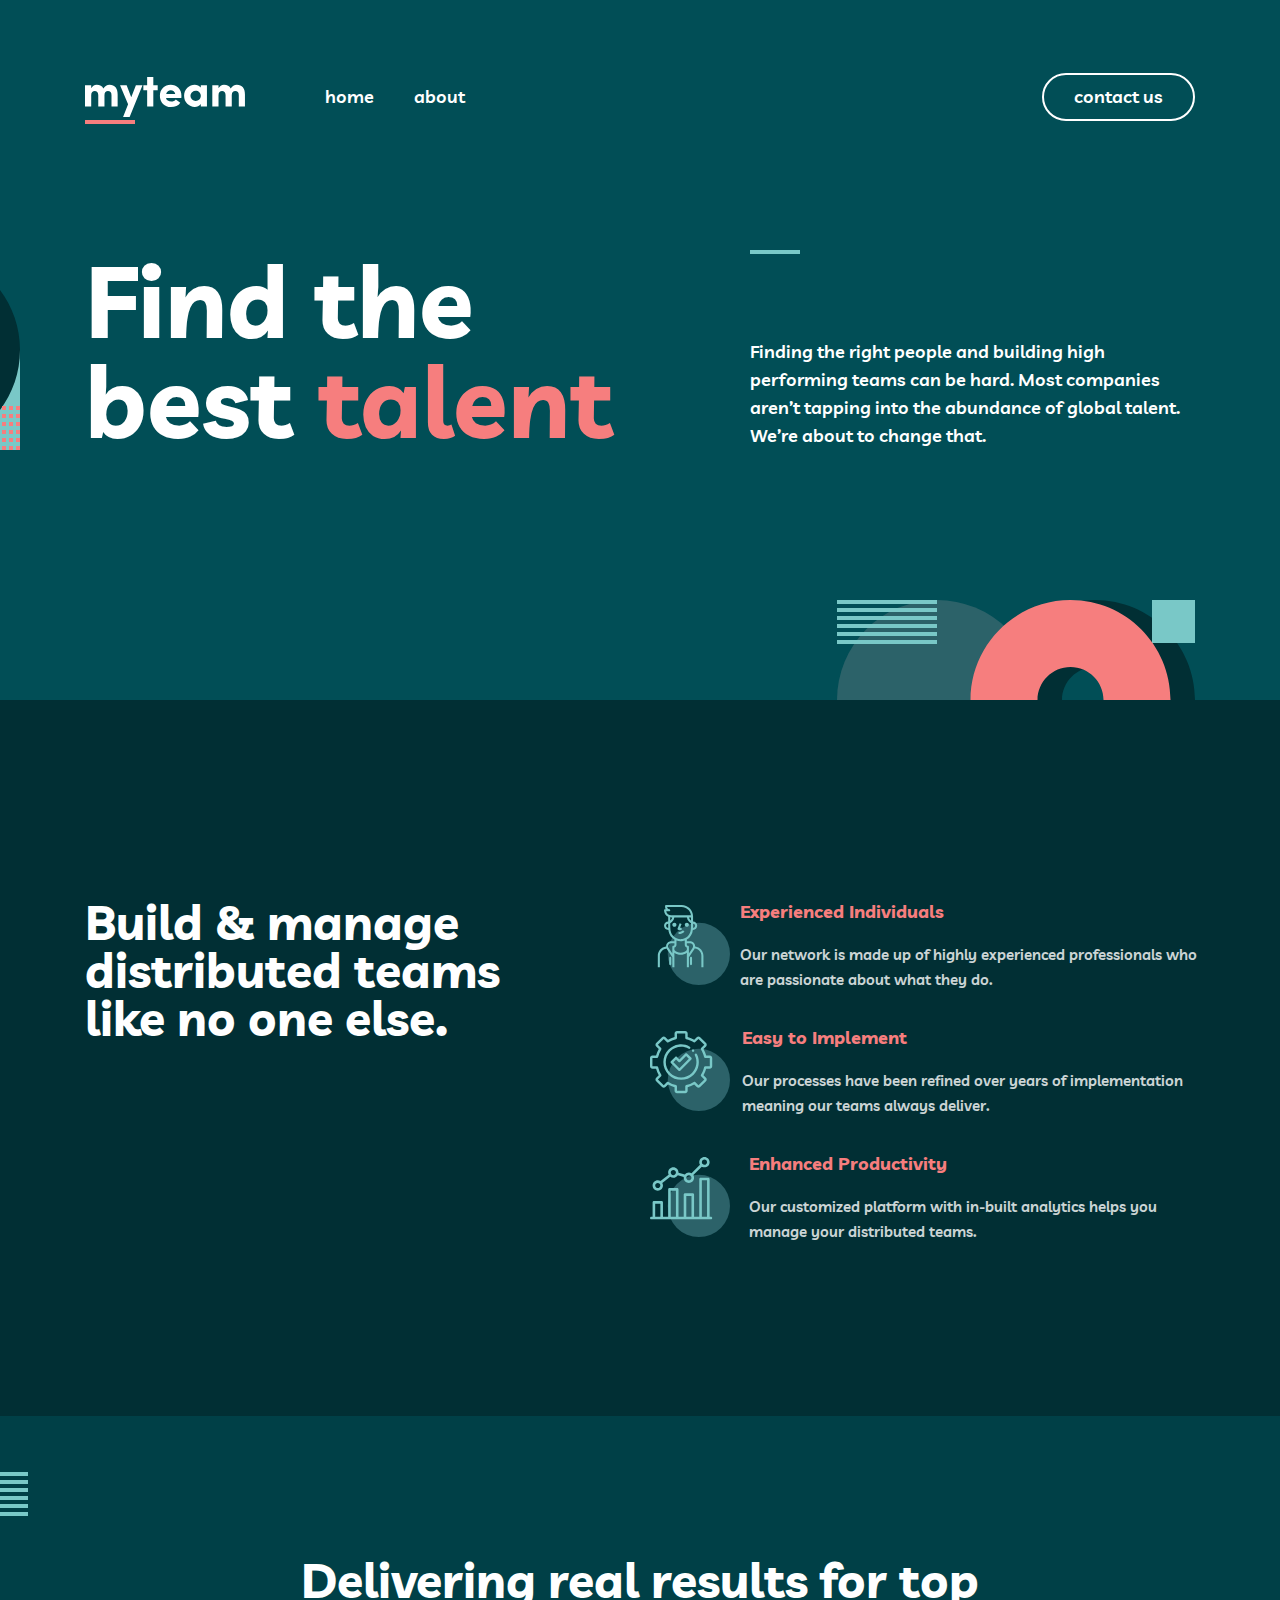
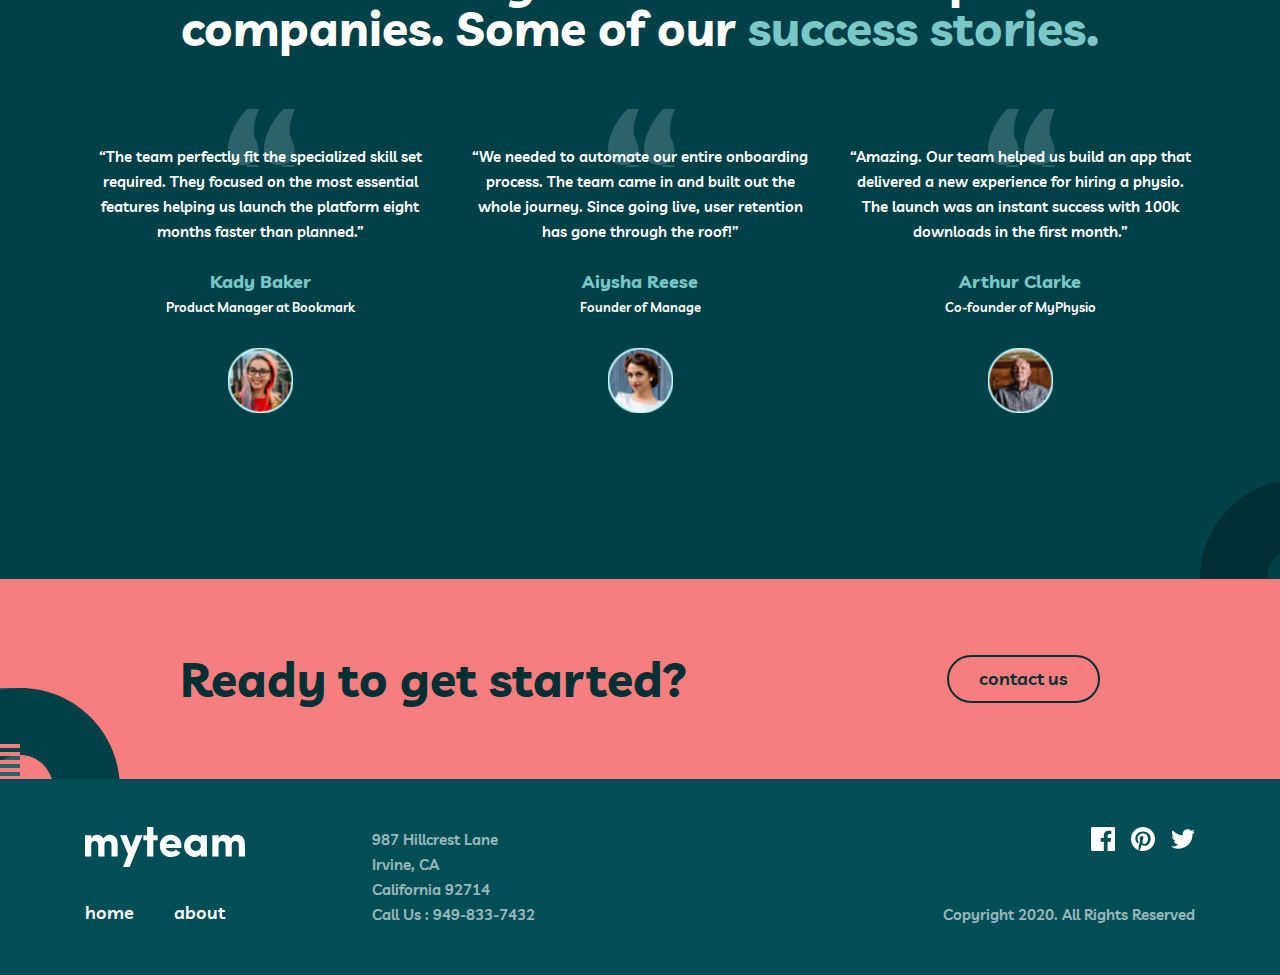
<file: index.html>
<!DOCTYPE html>
<html lang="en">
  <head>
    <meta charset="UTF-8" />
    <meta http-equiv="X-UA-Compatible" content="IE=edge" />
    <meta name="viewport" content="width=device-width, initial-scale=1.0" />
    <title>My team</title>
    <link rel="stylesheet" href="./css/normalize.css" />
    <link rel="stylesheet" href="./css/main.css" />
    <!-- <link rel="stylesheet" href="./css/main.min.css"> -->
  </head>
  <body>
    <!-- Site header start -->
    <header class="site-header">
      <div class="container">
        <div class="site-header__inner">
          <div class="site-header__logo-wrapper">
            <a class="logo" href="./index.html">
              <img
                class="logo__img"
                src="./images/myteam-logo.svg"
                alt="logo-img"
                width="160"
                height="40"
              />
            </a>
            <nav class="sitenav">
              <ul class="sitenav__list">
                <li class="sitenav__item">
                  <a class="sitenav__link" href="index.html">home</a>
                </li>
                <li class="sitenav__item">
                  <a class="sitenav__link" href="about.html">about</a>
                </li>
              </ul>
            </nav>
          </div>
          <a class="contact-link" href="#">contact us</a>
        </div>
      </div>
    </header>
    <!-- Site header finish -->

    <!-- Site main start -->

    <main class="site-main">
      <!-- Hero section start -->
      <section class="hero">
        <div class="container">
          <div class="hero__inner">
            <div class="hero__title-wrapper">
              <h1 class="hero__title">
                Find the <br />
                best <strong class="red-text">talent</strong>
              </h1>
            </div>
            <div class="hero__text-wrapper">
              <p class="hero__text">
                Finding the right people and building high performing teams can
                be hard. Most companies aren’t tapping into the abundance of
                global talent. We’re about to change that.
              </p>
            </div>
          </div>
        </div>
      </section>
      <!-- Hero section finish -->

      <section class="build">
        <div class="container">
          <div class="build-wrapper">
            <div class="build__info">
              <h2 class="build__title">
                Build & manage<br />distributed teams<br />like no one else.
              </h2>
            </div>
            <div class="build__rigth">
              <ul class="build__list">
                <li class="build__item">
                  <div class="text-box">
                    <h3 class="build__text">Experienced Individuals</h3>
                    <p class="build__description">
                      Our network is made up of highly experienced professionals
                      who are passionate about what they do.
                    </p>
                  </div>
                </li>
                <li class="build__item build__item--second">
                  <div class="text-box">
                    <h3 class="build__text">Easy to Implement</h3>
                    <p class="build__description">
                      Our processes have been refined over years of
                      implementation meaning our teams always deliver.
                    </p>
                  </div>
                </li>
                <li class="build__item build__item--third">
                  <div class="text-box">
                    <h3 class="build__text">Enhanced Productivity</h3>
                    <p class="build__description">
                      Our customized platform with in-built analytics helps you
                      manage your distributed teams.
                    </p>
                  </div>
                </li>
              </ul>
            </div>
          </div>
        </div>
      </section>

      <!-- stories section start -->
      <section class="stories">
        <div class="container">
          <h2 class="stories__title">
            Delivering real results for top companies. Some of our
            <span class="stories__blue">success stories.</span>
          </h2>
          <ul class="stories__list">
            <li class="stories__item">
              <q class="stories__desc"
                >The team perfectly fit the specialized skill set required. They
                focused on the most essential features helping us launch the
                platform eight months faster than planned.</q
              >
              <h3 class="stories__name">Kady Baker</h3>
              <span class="stories__work">Product Manager at Bookmark</span>
            </li>
            <li class="stories__item">
              <q class="stories__desc"
                >We needed to automate our entire onboarding process. The team
                came in and built out the whole journey. Since going live, user
                retention has gone through the roof!</q
              >
              <h3 class="stories__name">Aiysha Reese</h3>
              <span class="stories__work">Founder of Manage</span>
            </li>
            <li class="stories__item">
              <q class="stories__desc"
                >Amazing. Our team helped us build an app that delivered a new
                experience for hiring a physio. The launch was an instant
                success with 100k downloads in the first month.</q
              >
              <h3 class="stories__name">Arthur Clarke</h3>
              <span class="stories__work">Co-founder of MyPhysio</span>
            </li>
          </ul>
        </div>
      </section>
      <!-- stories section finish -->

      <!-- Start section begin -->
      <section class="start">
        <div class="container">
          <div class="start__inner">
            <h2 class="start__title">Ready to get started?</h2>
            <a class="contact-link start__link" href="#">contact us</a>
          </div>
        </div>
      </section>
      <!-- Start section end -->
    </main>

    <!-- Site main finish -->

    <!-- Site footer start -->

    <footer class="site-footer">
      <div class="container">
        <div class="site-footer__inner">
          <div class="site-footer__first">
            <a class="logo" href="./index.html">
              <img
                class="logo__img"
                src="./images/logo-footer.svg"
                alt="logo-img"
                width="160"
                height="40"
              />
            </a>
            <nav class="sitenav site-footer__nav">
              <ul class="sitenav__list">
                <li class="sitenav__item">
                  <a class="sitenav__link" href="#">home</a>
                </li>
                <li class="sitenav__item">
                  <a class="sitenav__link" href="#">about</a>
                </li>
              </ul>
            </nav>
          </div>
          <ul class="site-footer__list">
            <li class="site-footer__item">987 Hillcrest Lane</li>
            <li class="site-footer__item">Irvine, CA</li>
            <li class="site-footer__item">California 92714</li>
            <li class="site-footer__item">Call Us : 949-833-7432</li>
          </ul>
          <div class="site-footer__bootom">
            <ul class="site-footer__social-list">
              <li class="site-footer__social-item">
                <a class="site-footer__social-link" href="">
                  <svg
                    width="24"
                    height="24"
                    viewBox="0 0 24 24"
                    xmlns="http://www.w3.org/2000/svg"
                  >
                    <path
                      d="M22.675 0H1.325C0.593 0 0 0.593 0 1.325V22.676C0 23.407 0.593 24 1.325 24H12.82V14.706H9.692V11.084H12.82V8.413C12.82 5.313 14.713 3.625 17.479 3.625C18.804 3.625 19.942 3.724 20.274 3.768V7.008L18.356 7.009C16.852 7.009 16.561 7.724 16.561 8.772V11.085H20.148L19.681 14.707H16.561V24H22.677C23.407 24 24 23.407 24 22.675V1.325C24 0.593 23.407 0 22.675 0Z"
                      fill="currentColor"
                    />
                  </svg>
                </a>
              </li>
              <li class="site-footer__social-item">
                <a class="site-footer__social-link" href="">
                  <svg
                    width="24"
                    height="24"
                    viewBox="0 0 24 24"
                    xmlns="http://www.w3.org/2000/svg"
                  >
                    <path
                      d="M12 0C5.373 0 0 5.372 0 12C0 17.084 3.163 21.426 7.627 23.174C7.522 22.225 7.427 20.769 7.669 19.733C7.887 18.796 9.076 13.768 9.076 13.768C9.076 13.768 8.717 13.049 8.717 11.986C8.717 10.318 9.684 9.072 10.888 9.072C11.911 9.072 12.406 9.841 12.406 10.762C12.406 11.791 11.751 13.33 11.412 14.757C11.129 15.951 12.011 16.926 13.189 16.926C15.322 16.926 16.961 14.677 16.961 11.431C16.961 8.558 14.897 6.549 11.949 6.549C8.535 6.549 6.531 9.11 6.531 11.756C6.531 12.787 6.928 13.894 7.424 14.494C7.522 14.613 7.536 14.718 7.507 14.839L7.174 16.199C7.121 16.419 7 16.466 6.772 16.36C5.273 15.662 4.336 13.471 4.336 11.711C4.336 7.926 7.086 4.449 12.265 4.449C16.428 4.449 19.663 7.416 19.663 11.38C19.663 15.516 17.056 18.844 13.436 18.844C12.22 18.844 11.077 18.213 10.686 17.466L9.938 20.319C9.667 21.362 8.936 22.669 8.446 23.465C9.57 23.812 10.763 24 12 24C18.627 24 24 18.627 24 12C24 5.372 18.627 0 12 0Z"
                      fill="currentColor"
                    />
                  </svg>
                </a>
              </li>
              <li class="site-footer__social-item">
                <a class="site-footer__social-link" href="">
                  <svg
                    width="24"
                    height="20"
                    viewBox="0 0 24 20"
                    xmlns="http://www.w3.org/2000/svg"
                  >
                    <path
                      d="M24 2.55699C23.117 2.94899 22.168 3.21299 21.172 3.33199C22.189 2.72299 22.97 1.75799 23.337 0.607986C22.386 1.17199 21.332 1.58199 20.21 1.80299C19.313 0.845986 18.032 0.247986 16.616 0.247986C13.437 0.247986 11.101 3.21399 11.819 6.29299C7.728 6.08799 4.1 4.12799 1.671 1.14899C0.381 3.36199 1.002 6.25699 3.194 7.72299C2.388 7.69699 1.628 7.47599 0.965 7.10699C0.911 9.38799 2.546 11.522 4.914 11.997C4.221 12.185 3.462 12.229 2.69 12.081C3.316 14.037 5.134 15.46 7.29 15.5C5.22 17.123 2.612 17.848 0 17.54C2.179 18.937 4.768 19.752 7.548 19.752C16.69 19.752 21.855 12.031 21.543 5.10599C22.505 4.41099 23.34 3.54399 24 2.55699Z"
                      fill="currentColor"
                    />
                  </svg>
                </a>
              </li>
            </ul>
            <p class="site-footer__bottom-text">
              Copyright 2020. All Rights Reserved
            </p>
          </div>
        </div>
      </div>
    </footer>

    <!-- Site footer finish -->
  </body>
</html>
</file>
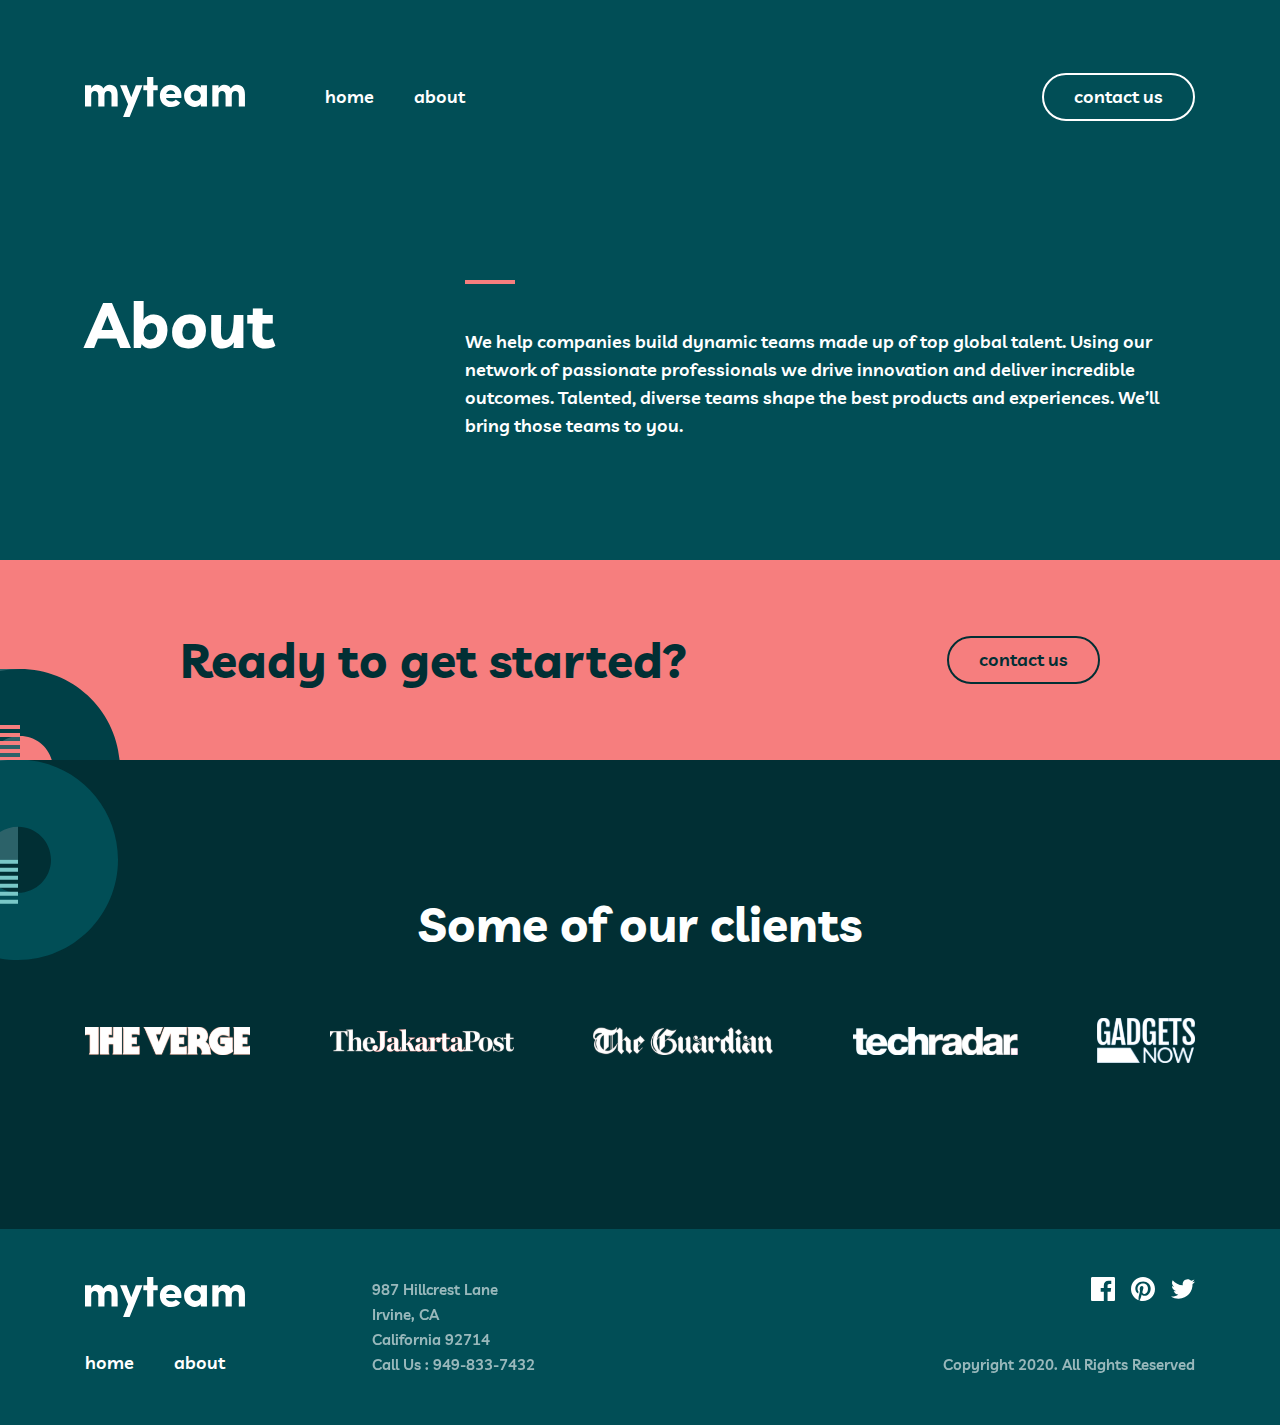
<file: about.html>
<!DOCTYPE html>
<html lang="en">
<head>
  <meta charset="UTF-8" />
  <meta http-equiv="X-UA-Compatible" content="IE=edge" />
  <meta name="viewport" content="width=device-width, initial-scale=1.0" />
  <title>My team</title>
  <link rel="stylesheet" href="./css/normalize.css" />
  <link rel="stylesheet" href="./css/main.css" />
  <!-- <link rel="stylesheet" href="./css/main.min.css"> -->
</head>
<body>
  <!-- Site header start -->
  <header class="site-header">
    <div class="container">
      <div class="site-header__inner">
        <div class="site-header__logo-wrapper">
          <a class="logo" href="./index.html">
            <img
            class="logo__img"
            src="./images/myteam-logo.svg"
            alt="logo-img"
            width="160"
            height="40"
            />
          </a>
          <nav class="sitenav">
            <ul class="sitenav__list">
              <li class="sitenav__item">
                <a class="sitenav__link" href="#">home</a>
              </li>
              <li class="sitenav__item">
                <a class="sitenav__link" href="#">about</a>
              </li>
            </ul>
          </nav>
        </div>
        <a class="contact-link" href="#">contact us</a>
      </div>
    </div>
  </header>
  <!-- Site header finish -->
  
  <!-- Site main start -->
  
  <main class="site-main">
    <!-- About section start -->
    <section class="about">
      <div class="container">
        <div class="about-wrapper">
          <h2 class="about__title">About</h2>
          <div class="about__info">
            <p class="about__text">
              We help companies build dynamic teams made up of top global
              talent. Using our<br />
              network of passionate professionals we drive innovation and
              deliver incredible<br />outcomes. Talented, diverse teams shape
              the best products and experiences. We’ll<br />bring those teams
              to you.
            </p>
          </div>
        </div>
      </div>
    </section>
    <!-- About section finish -->
    
    <!-- Start section begin -->
    <section class="start">
      <div class="container">
        <div class="start__inner">
          <h2 class="start__title">Ready to get started?</h2>
          <a class="contact-link start__link" href="#">contact us</a>
        </div>
      </div>
    </section>
    <!-- Start section end -->
    
    <!-- Clients section start -->
    <section class="clients">
      <div class="container">
        <h2 class="clients__title">Some of our clients</h2>
        <ul class="clients__list">
          <a
          class="clients__item"
          href="https://www.theverge.com/"
          target="_blank"
          >
          <img src="images/the-verge.svg" alt="THE VERGE" />
        </a>
        <a
        class="clients__item"
        href="https://www.thejakartapost.com/"
        target="_blank"
        >
        <img src="images/jakarta.svg" alt="JAKARTA" />
      </a>
      <a
      class="clients__item"
      href="https://www.theguardian.com/"
      target="_blank"
      >
      <img src="images/the-guardian.svg" alt="THE GUARDIAN" />
    </a>
    <a
    class="clients__item"
    href="https://www.theguardian.com/"
    target="_blank"
    >
    <img src="images/techradar.svg" alt="TECHRADAR" />
  </a>
  <a
  class="clients__item"
  href="https://www.gadgetsnow.com/"
  target="_blank"
  >
  <img src="images/gadgets-now.svg" alt="GADJETS" />
</a>
</ul>
</div>
</section>
<!-- Clients section finish -->
</main>

<!-- Site main finish -->

<!-- Site footer start -->

<footer class="site-footer">
  <div class="container">
    <div class="site-footer__inner">
      <div class="site-footer__first">
        <a class="logo" href="./index.html">
          <img
          class="logo__img"
          src="./images/logo-footer.svg"
          alt="logo-img"
          width="160"
          height="40"
          />
        </a>
        <nav class="sitenav site-footer__nav">
          <ul class="sitenav__list">
            <li class="sitenav__item">
              <a class="sitenav__link" href="#">home</a>
            </li>
            <li class="sitenav__item">
              <a class="sitenav__link" href="#">about</a>
            </li>
          </ul>
        </nav>
      </div>
      <ul class="site-footer__list">
        <li class="site-footer__item">987 Hillcrest Lane</li>
        <li class="site-footer__item">Irvine, CA</li>
        <li class="site-footer__item">California 92714</li>
        <li class="site-footer__item">Call Us : 949-833-7432</li>
      </ul>
      <div class="site-footer__bootom">
        <ul class="site-footer__social-list">
          <li class="site-footer__social-item">
            <a class="site-footer__social-link" href="">
              <svg
              width="24"
              height="24"
              viewBox="0 0 24 24"
              xmlns="http://www.w3.org/2000/svg"
              >
              <path
              d="M22.675 0H1.325C0.593 0 0 0.593 0 1.325V22.676C0 23.407 0.593 24 1.325 24H12.82V14.706H9.692V11.084H12.82V8.413C12.82 5.313 14.713 3.625 17.479 3.625C18.804 3.625 19.942 3.724 20.274 3.768V7.008L18.356 7.009C16.852 7.009 16.561 7.724 16.561 8.772V11.085H20.148L19.681 14.707H16.561V24H22.677C23.407 24 24 23.407 24 22.675V1.325C24 0.593 23.407 0 22.675 0Z"
              fill="currentColor"
              />
            </svg>
          </a>
        </li>
        <li class="site-footer__social-item">
          <a class="site-footer__social-link" href="">
            <svg
            width="24"
            height="24"
            viewBox="0 0 24 24"
            xmlns="http://www.w3.org/2000/svg"
            >
            <path
            d="M12 0C5.373 0 0 5.372 0 12C0 17.084 3.163 21.426 7.627 23.174C7.522 22.225 7.427 20.769 7.669 19.733C7.887 18.796 9.076 13.768 9.076 13.768C9.076 13.768 8.717 13.049 8.717 11.986C8.717 10.318 9.684 9.072 10.888 9.072C11.911 9.072 12.406 9.841 12.406 10.762C12.406 11.791 11.751 13.33 11.412 14.757C11.129 15.951 12.011 16.926 13.189 16.926C15.322 16.926 16.961 14.677 16.961 11.431C16.961 8.558 14.897 6.549 11.949 6.549C8.535 6.549 6.531 9.11 6.531 11.756C6.531 12.787 6.928 13.894 7.424 14.494C7.522 14.613 7.536 14.718 7.507 14.839L7.174 16.199C7.121 16.419 7 16.466 6.772 16.36C5.273 15.662 4.336 13.471 4.336 11.711C4.336 7.926 7.086 4.449 12.265 4.449C16.428 4.449 19.663 7.416 19.663 11.38C19.663 15.516 17.056 18.844 13.436 18.844C12.22 18.844 11.077 18.213 10.686 17.466L9.938 20.319C9.667 21.362 8.936 22.669 8.446 23.465C9.57 23.812 10.763 24 12 24C18.627 24 24 18.627 24 12C24 5.372 18.627 0 12 0Z"
            fill="currentColor"
            />
          </svg>
        </a>
      </li>
      <li class="site-footer__social-item">
        <a class="site-footer__social-link" href="">
          <svg
          width="24"
          height="20"
          viewBox="0 0 24 20"
          xmlns="http://www.w3.org/2000/svg"
          >
          <path
          d="M24 2.55699C23.117 2.94899 22.168 3.21299 21.172 3.33199C22.189 2.72299 22.97 1.75799 23.337 0.607986C22.386 1.17199 21.332 1.58199 20.21 1.80299C19.313 0.845986 18.032 0.247986 16.616 0.247986C13.437 0.247986 11.101 3.21399 11.819 6.29299C7.728 6.08799 4.1 4.12799 1.671 1.14899C0.381 3.36199 1.002 6.25699 3.194 7.72299C2.388 7.69699 1.628 7.47599 0.965 7.10699C0.911 9.38799 2.546 11.522 4.914 11.997C4.221 12.185 3.462 12.229 2.69 12.081C3.316 14.037 5.134 15.46 7.29 15.5C5.22 17.123 2.612 17.848 0 17.54C2.179 18.937 4.768 19.752 7.548 19.752C16.69 19.752 21.855 12.031 21.543 5.10599C22.505 4.41099 23.34 3.54399 24 2.55699Z"
          fill="currentColor"
          />
        </svg>
      </a>
    </li>
  </ul>
  <p class="site-footer__bottom-text">
    Copyright 2020. All Rights Reserved
  </p>
</div>
</div>
</div>
</footer>

<!-- Site footer finish -->
</body>
</html>
</file>
<file: css/main.css>
/*
* Prefixed by https://autoprefixer.github.io
* PostCSS: v8.4.14,
* Autoprefixer: v10.4.7
* Browsers: last 4 version
*/

/* VARIABLES */

:root {
  --main-text-color: #fff;
  --main-bg-color: #014e56;
  --main-font-size: 15px;
  --main-font-weight: 600;
  --main-line-height: 25px;
  --main-font-family: "Livvic", "Arial", sans-serif;
}

@font-face {
  font-family: "Livvic";
  src: url("../fonts/Livvic-SemiBold.woff2") format("woff2"),
    url("../fonts/Livvic-SemiBold.woff") format("woff");
  font-weight: 600;
  font-style: normal;
  font-display: swap;
}

@font-face {
  font-family: "Livvic";
  src: url("../fonts/Livvic-Bold.woff2") format("woff2"),
    url("../fonts/Livvic-Bold.woff") format("woff");
  font-weight: bold;
  font-style: normal;
  font-display: swap;
}

/* GENERAL */
* {
  -webkit-box-sizing: border-box;
  box-sizing: border-box;
}

html {
  height: 100%;
  -webkit-box-sizing: border-box;
  box-sizing: border-box;
}

img {
  display: block;
  height: auto;
}

body {
  display: -webkit-box;
  display: -ms-flexbox;
  display: flex;
  -webkit-box-orient: vertical;
  -webkit-box-direction: normal;
  -ms-flex-direction: column;
  flex-direction: column;
  height: 100%;
  margin: 0;
  padding: 0;
  font-family: var(--main-font-family);
  font-size: var(--main-font-size);
  font-weight: var(--main-font-weight);
  line-height: var(--main-line-height);
  background-color: var(--main-bg-color);
  color: var(--main-text-color);
}

/* VISUALLY-HIDDEN */

.visually-hidden {
  position: absolute;
  width: 1px;
  height: 1px;
  margin: -1px;
  padding: 0;
  border: 0;
  white-space: nowrap;
  -webkit-clip-path: inset(100%);
  clip-path: inset(100%);
  clip: rect(0 0 0 0);
  overflow: hidden;
}

/* CONTAINER */

.container {
  max-width: 1150px;
  margin-right: auto;
  margin-left: auto;
  padding-right: 20px;
  padding-left: 20px;
}

/* STICKY-FOOTER */

.site-main {
  -webkit-box-flex: 1;
  -ms-flex-positive: 1;
  flex-grow: 1;
}

/* stories section style start */

.stories {
  padding: 140px 0 151px 0;
  background-color: #004047;
  background-image: url("../images/deliver-bg-circle.svg"),
    url("../images/deliver-bg-rectangle.svg");
  background-repeat: no-repeat;
  background-position: calc(50% + 660px) bottom, calc(50% - 686px) top;
}
.stories__title {
  font-weight: 700;
  font-size: 48px;
  line-height: 48px;
  width: 932px;
  text-align: center;
  margin: 0 auto;
  margin-bottom: 92px;
  color: var(--main-text-color);
}
.stories__blue {
  color: #79c8c7;
}
.stories__list {
  display: -webkit-box;
  display: -ms-flexbox;
  display: flex;
  -webkit-box-align: center;
  -ms-flex-align: center;
  align-items: center;
  list-style: none;
  padding: 0;
}
.stories__item {
  position: relative;
  width: 350px;
  margin-right: 30px;
}
.stories__item:nth-child(3) {
  margin-right: 0;
}
.stories__item::before {
  position: absolute;
  z-index: 0;
  top: -35px;
  left: 143px;
  width: 67px;
  height: 58px;
  background-image: url("../images/double-quote.svg");
  content: "";
}
.stories__item::after {
  display: block;
  width: 65px;
  height: 65px;
  margin: 0 auto;
  background-image: url("../images/kady.png");
  background-repeat: no-repeat;
  background-position: center;
  content: "";
}
.stories__item:nth-child(2):after {
  background-image: url("../images/aiysha.png");
  content: "";
}
.stories__item:last-child:after {
  background-image: url("../images/arthur.png");
  border-radius: 10px;
  content: "";
}

.stories__desc {
  position: relative;
  z-index: 1;
  display: inline-block;
  font-weight: 600;
  font-size: 15px;
  line-height: 25px;
  text-align: center;
  margin-top: 0;
  margin-bottom: 24px;
  color: var(--main-text-color);
}
.stories__name {
  font-weight: 700;
  font-size: 18px;
  line-height: 28px;
  margin-top: 0;
  margin-bottom: 2px;
  text-align: center;
  color: #79c8c7;
}
.stories__work {
  display: block;
  font-size: 13px;
  line-height: 18px;
  text-align: center;
  margin-top: 0;
  margin-bottom: 32px;
  color: var(--main-text-color);
}

/* stories section style finish */

/* Header start*/

.site-header__inner {
  display: flex;
  align-items: center;
  justify-content: space-between;
  padding-top: 73px;
  padding-bottom: 73px;
}

.site-header__logo-wrapper {
  display: flex;
  align-items: center;
}

.logo__img {
  width: 160px;
  height: 40px;
}

.sitenav {
  margin-left: 80px;
}

.sitenav__list {
  display: flex;
  align-items: center;
  margin: 0;
  padding: 0;
  list-style: none;
}

.sitenav__item {
  font-size: 18px;
  line-height: 28px;
}

.sitenav__item:not(:last-child) {
  margin-right: 40px;
}

.sitenav__link {
  display: inline-block;
  color: inherit;
  text-decoration: none;
}

.sitenav__link:hover {
  color: #f67e7e;
  transition: 0.3s ease;
}

.contact-link {
  display: inline-block;
  padding: 8px 30px;
  font-size: 18px;
  line-height: 28px;
  background-color: transparent;
  color: inherit;
  border: 2px solid #ffffff;
  border-radius: 24px;
  text-decoration: none;
}

.contact-link:hover {
  background-color: #fff;
  color: #002529;
  transition: 0.3s ease;
}
/* Header finish */

/* Hero start */
.hero__inner {
  position: relative;
  display: flex;
  justify-content: space-between;
  padding-top: 56px;
  padding-bottom: 250px;
}

.hero__inner::before {
  position: absolute;
  left: -165px;
  width: 100px;
  height: 200px;
  content: "";
  background-image: url("../images/hero-bg-black.svg");
}

.hero__inner::after {
  position: absolute;
  right: 0;
  bottom: 0;
  width: 358px;
  height: 100px;
  content: "";
  background-image: url("../images/hero-bg-red.svg");
}

.hero__title-wrapper {
  width: 635px;
}

.hero__title {
  margin: 0;
  font-weight: 700;
  font-size: 100px;
  line-height: 100px;
}

.red-text {
  color: #f67e7e;
}

.hero__text-wrapper {
  display: flex;
  flex-direction: column;
  justify-content: space-between;
  width: 445px;
}

.hero__text-wrapper::before {
  display: inline-block;
  width: 50px;
  height: 4px;
  content: "";
  background-color: #79c8c7;
}

.hero__text {
  margin: 0;
  font-size: 18px;
  line-height: 28px;
}

/* Hero finish */

/* Start begin */
.start {
  background-color: #f67e7e;
}

.start__inner {
  position: relative;
  display: flex;
  align-items: center;
  justify-content: space-between;
  padding: 76px 95px;
}

.start__inner::before {
  position: absolute;
  left: -165px;
  bottom: 0;
  display: inline-block;
  width: 200px;
  height: 135px;
  content: "";
  background-image: url("../images/ready-bg.svg");
}

.start__title {
  margin: 0;
  font-weight: 700;
  font-size: 48px;
  line-height: 48px;
  color: #012f34;
}

.start__link {
  color: #012f34;
  border-color: #012f34;
}

.start__link:hover {
  background-color: #012f34;
  color: #fff;
}
/* Start end */

/* Footer */
.site-footer__inner {
  display: flex;
  justify-content: space-between;
  padding-top: 48px;
  padding-bottom: 48px;
}

.site-footer__first {
  display: flex;
  flex-direction: column;
  justify-content: space-between;
}

.site-footer__nav {
  margin-left: 0;
}

.site-footer__list {
  display: flex;
  flex-direction: column;
  margin: 0;
  padding: 0;
  list-style: none;
}

.site-footer__item {
  width: 445px;
  color: #ffffff;
  opacity: 0.6;
}

.site-footer__bootom {
  display: flex;
  flex-direction: column;
  justify-content: space-between;
  align-items: flex-end;
}

.site-footer__social-list {
  display: flex;
  align-items: center;
  margin: 0;
  padding: 0;
  list-style: none;
}

.site-footer__social-item:not(:last-child) {
  margin-right: 16px;
}

.site-footer__social-link {
  color: #fff;
}

.site-footer__social-link:hover {
  color: #f67e7e;
}

.site-footer__bottom-text {
  margin: 0;
  color: #fff;
  opacity: 0.6;
}
/* Footer end */
.build {
  background-color: #012f34;
  padding-top: 198px;
  padding-bottom: 140px;
  background-image: url("..//images/build-bg-blue-circle.svg");
  background-repeat: no-repeat;
  background-position: calc(50% + 700px) calc(50% + 200px);
}
.build-wrapper {
  display: -webkit-box;
  display: -ms-flexbox;
  display: flex;
  -webkit-box-align: start;
  -ms-flex-align: start;
  align-items: flex-start;
}
.build__info {
  margin-right: 120px;
}
.build__info::before {
  position: absolute;
  top: 120px;
  content: "";
  width: 50px;
  height: 4px;
  display: inline-block;
  background-color: #f67e7e;
}
.build__title {
  width: 445px;
  margin: 0;
  font-weight: 700;
  font-size: 48px;
  line-height: 48px;
  color: var(--main-text-color);
}
.build__list {
  width: 550px;
  margin: 0;
  padding: 0;
  list-style: none;
}
.build__item {
  margin-bottom: 32px;
  display: -webkit-box;
  display: -ms-flexbox;
  display: flex;
  -webkit-box-align: center;
  -ms-flex-align: center;
  align-items: center;
}

.build__item::before {
  content: "";
  width: 140px;
  height: 80px;
  display: inline-block;
  background-image: url("..//images/person.svg");
  background-repeat: no-repeat;
  background-size: 80px 80px;
}
.build__item--second::before {
  background-image: url("..//images/settings.svg");
}
.build__item--third::before {
  background-image: url("..//images/productivity.svg  ");
}
.build__text {
  margin: 0;
  margin-bottom: 16px;
  font-weight: 700;
  font-size: 18px;
  line-height: 28px;
  color: #f67e7e;
}
.build__description {
  margin: 0;
  font-weight: 600;
  font-size: 15px;
  line-height: 25px;
  color: #ffffff;
  mix-blend-mode: normal;
  opacity: 0.8;
}
.about {
  padding: 80px 0px 120px 0px;
  background-image: url("..//images/bg-img-about.svg");
  background-repeat: no-repeat;
  background-position: calc(50% + 700px) calc(50% + 82px);
}
.about-wrapper {
  display: flex;
  align-items: baseline;
}
.about__title {
  margin: 0;
  margin-right: 30px;
  width: 350px;
  font-weight: 700;
  font-size: 64px;
  line-height: 100px;
  color: #ffffff;
}
.about__info {
  width: 730px;
}
.about__info::before {
  position: absolute;
  top: 280px;
  content: "";
  width: 50px;
  height: 4px;
  display: inline-block;
  background-color: #f67e7e;
}
.about__text {
  margin: 0;
  font-weight: 600;
  font-size: 18px;
  line-height: 28px;
  color: #ffffff;
}
.clients {
  padding-top: 140px;
  padding-bottom: 151px;
  background-image: url("..//images/clients-bg.svg");
  background-repeat: no-repeat;
  background-position: calc(50% + -622px) calc(50% + -135px);
  background-color: #012F34;
}
.clients__title {
  margin: 0;
  margin-bottom: 70px;
  font-weight: 700;
  font-size: 48px;
  line-height: 48px;
  text-align: center;
  color: #ffffff;
}
.clients__list {
  padding: 0;
  display: flex;
  align-items: center;
  flex-direction: row;
  justify-content: space-between;
  list-style: none;
}
</file>
<file: css/main.min.css>
button,hr,input{overflow:visible}progress,sub,sup{vertical-align:baseline}[type=checkbox],[type=radio],legend{box-sizing:border-box;padding:0}html{line-height:1.15;-webkit-text-size-adjust:100%}body{margin:0}details,main{display:block}h1{font-size:2em;margin:.67em 0}hr{box-sizing:content-box;height:0}code,kbd,pre,samp{font-family:monospace,monospace;font-size:1em}a{background-color:transparent}abbr[title]{border-bottom:none;text-decoration:underline;text-decoration:underline dotted}b,strong{font-weight:bolder}small{font-size:80%}sub,sup{font-size:75%;line-height:0;position:relative}sub{bottom:-.25em}sup{top:-.5em}img{border-style:none}button,input,optgroup,select,textarea{font-family:inherit;font-size:100%;line-height:1.15;margin:0}button,select{text-transform:none}[type=button],[type=reset],[type=submit],button{-webkit-appearance:button}[type=button]::-moz-focus-inner,[type=reset]::-moz-focus-inner,[type=submit]::-moz-focus-inner,button::-moz-focus-inner{border-style:none;padding:0}[type=button]:-moz-focusring,[type=reset]:-moz-focusring,[type=submit]:-moz-focusring,button:-moz-focusring{outline:ButtonText dotted 1px}fieldset{padding:.35em .75em .625em}legend{color:inherit;display:table;max-width:100%;white-space:normal}textarea{overflow:auto}[type=number]::-webkit-inner-spin-button,[type=number]::-webkit-outer-spin-button{height:auto}[type=search]{-webkit-appearance:textfield;outline-offset:-2px}[type=search]::-webkit-search-decoration{-webkit-appearance:none}::-webkit-file-upload-button{-webkit-appearance:button;font:inherit}summary{display:list-item}[hidden],template{display:none}
</file>
